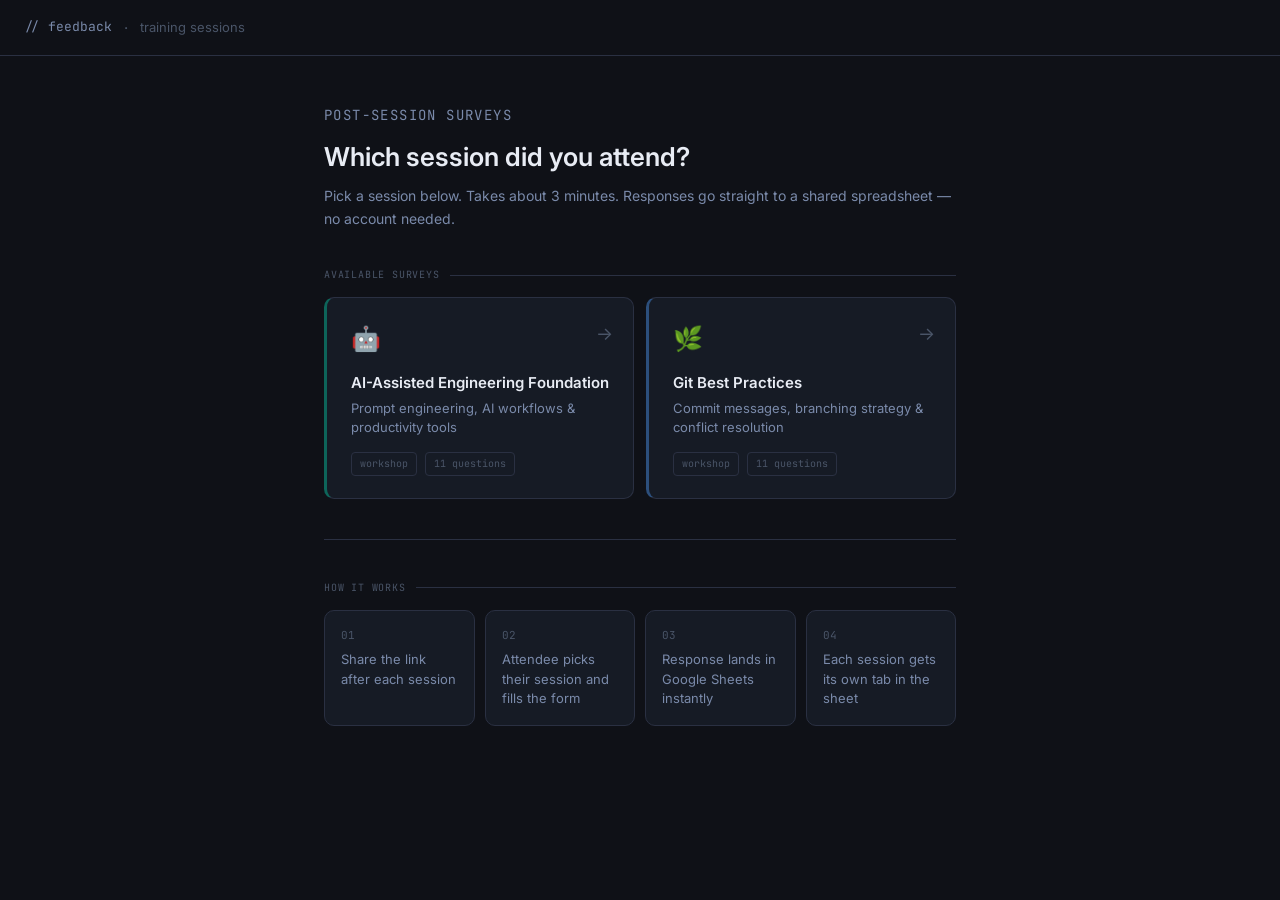
<file: index.html>
<!DOCTYPE html>
<html lang="en">
<head>
  <meta charset="UTF-8" />
  <meta name="viewport" content="width=device-width, initial-scale=1.0" />
  <title>Training Feedback</title>
  <link rel="preconnect" href="https://fonts.googleapis.com" />
  <link rel="preconnect" href="https://fonts.gstatic.com" crossorigin />
  <link href="https://fonts.googleapis.com/css2?family=Inter:wght@400;500;600&family=JetBrains+Mono:wght@400;500&display=swap" rel="stylesheet" />
  <link rel="stylesheet" href="assets/style.css" />
  <style>
    .sessions-grid { display: grid; grid-template-columns: repeat(auto-fill, minmax(280px, 1fr)); gap: 12px; margin-top: 8px; }
    .session-card {
      display: block; background: var(--bg-card); border: 1px solid var(--border);
      border-radius: var(--radius); padding: 22px 24px; text-decoration: none;
      color: var(--text); transition: border-color 0.15s; position: relative; overflow: hidden;
    }
    .session-card:hover { border-color: var(--border-hover); }
    .session-card .card-icon { font-size: 24px; margin-bottom: 12px; display: block; }
    .session-card .card-title { font-size: 15px; font-weight: 600; margin-bottom: 4px; }
    .session-card .card-sub { font-size: 13px; color: var(--text-muted); margin-bottom: 14px; line-height: 1.5; }
    .session-card .card-meta { display: flex; gap: 8px; flex-wrap: wrap; }
    .tag { font-family: var(--mono); font-size: 10px; padding: 3px 8px; border-radius: 4px; border: 1px solid var(--border); color: var(--text-dim); }
    .card-arrow { position: absolute; top: 22px; right: 20px; color: var(--text-dim); font-size: 18px; transition: transform 0.15s, color 0.15s; }
    .session-card:hover .card-arrow { transform: translateX(3px); color: var(--text-muted); }
    .card-ai { border-left: 3px solid rgba(0,212,170,0.4); }
    .card-ai:hover { border-left-color: rgba(0,212,170,0.8); }
    .card-git { border-left: 3px solid rgba(79,158,255,0.4); }
    .card-git:hover { border-left-color: rgba(79,158,255,0.8); }
    .add-card { background: transparent; border: 1px dashed var(--border); border-radius: var(--radius); padding: 22px 24px; color: var(--text-dim); font-size: 13px; line-height: 1.6; }
    .add-card strong { display: block; margin-bottom: 4px; font-size: 14px; color: var(--text-muted); }
    .divider { height: 1px; background: var(--border); margin: 40px 0; }
    .how-it-works { display: grid; grid-template-columns: repeat(auto-fill, minmax(150px, 1fr)); gap: 10px; }
    .how-step { background: var(--bg-card); border: 1px solid var(--border); border-radius: var(--radius); padding: 16px; }
    .how-step .step-num { font-family: var(--mono); font-size: 11px; color: var(--text-dim); margin-bottom: 6px; }
    .how-step .step-text { font-size: 13px; color: var(--text-muted); line-height: 1.5; }
  </style>
</head>
<body>
<header class="header">
  <div class="header-left">
    <span class="header-logo">// feedback</span>
    <span class="header-sep">·</span>
    <span class="header-title">training sessions</span>
  </div>
</header>
<main class="container">
  <div class="hero">
    <p class="hero-eyebrow" style="color:var(--text-muted)">post-session surveys</p>
    <h1>Which session did you attend?</h1>
    <p>Pick a session below. Takes about 3 minutes. Responses go straight to a shared spreadsheet — no account needed.</p>
  </div>

  <div class="section">
    <div class="section-header"><span class="section-label">Available surveys</span></div>
    <div class="sessions-grid">

      <a href="sessions/ai-engineering.html" class="session-card card-ai">
        <span class="card-arrow">→</span>
        <span class="card-icon">🤖</span>
        <div class="card-title">AI-Assisted Engineering Foundation</div>
        <div class="card-sub">Prompt engineering, AI workflows &amp; productivity tools</div>
        <div class="card-meta"><span class="tag">workshop</span><span class="tag">11 questions</span></div>
      </a>

      <a href="sessions/git-best-practices.html" class="session-card card-git">
        <span class="card-arrow">→</span>
        <span class="card-icon">🌿</span>
        <div class="card-title">Git Best Practices</div>
        <div class="card-sub">Commit messages, branching strategy &amp; conflict resolution</div>
        <div class="card-meta"><span class="tag">workshop</span><span class="tag">11 questions</span></div>
      </a>

      <!-- TO ADD A NEW SESSION:
        1. Copy sessions/ai-engineering.html → sessions/topic.html
        2. Update the session name, questions, and accent color at the top of that file
        3. Add a new card here pointing to it
      -->
      <!-- <div class="add-card">
        <strong>＋ Add a new session</strong>
        Duplicate one of the session files in /sessions, update the content, and add a card here.
      </div> -->

    </div>
  </div>

  <div class="divider"></div>

  <div class="section">
    <div class="section-header"><span class="section-label">How it works</span></div>
    <div class="how-it-works">
      <div class="how-step"><div class="step-num">01</div><div class="step-text">Share the link after each session</div></div>
      <div class="how-step"><div class="step-num">02</div><div class="step-text">Attendee picks their session and fills the form</div></div>
      <div class="how-step"><div class="step-num">03</div><div class="step-text">Response lands in Google Sheets instantly</div></div>
      <div class="how-step"><div class="step-num">04</div><div class="step-text">Each session gets its own tab in the sheet</div></div>
    </div>
  </div>
</main>
</body>
</html>
<!-- updated -->
</file>
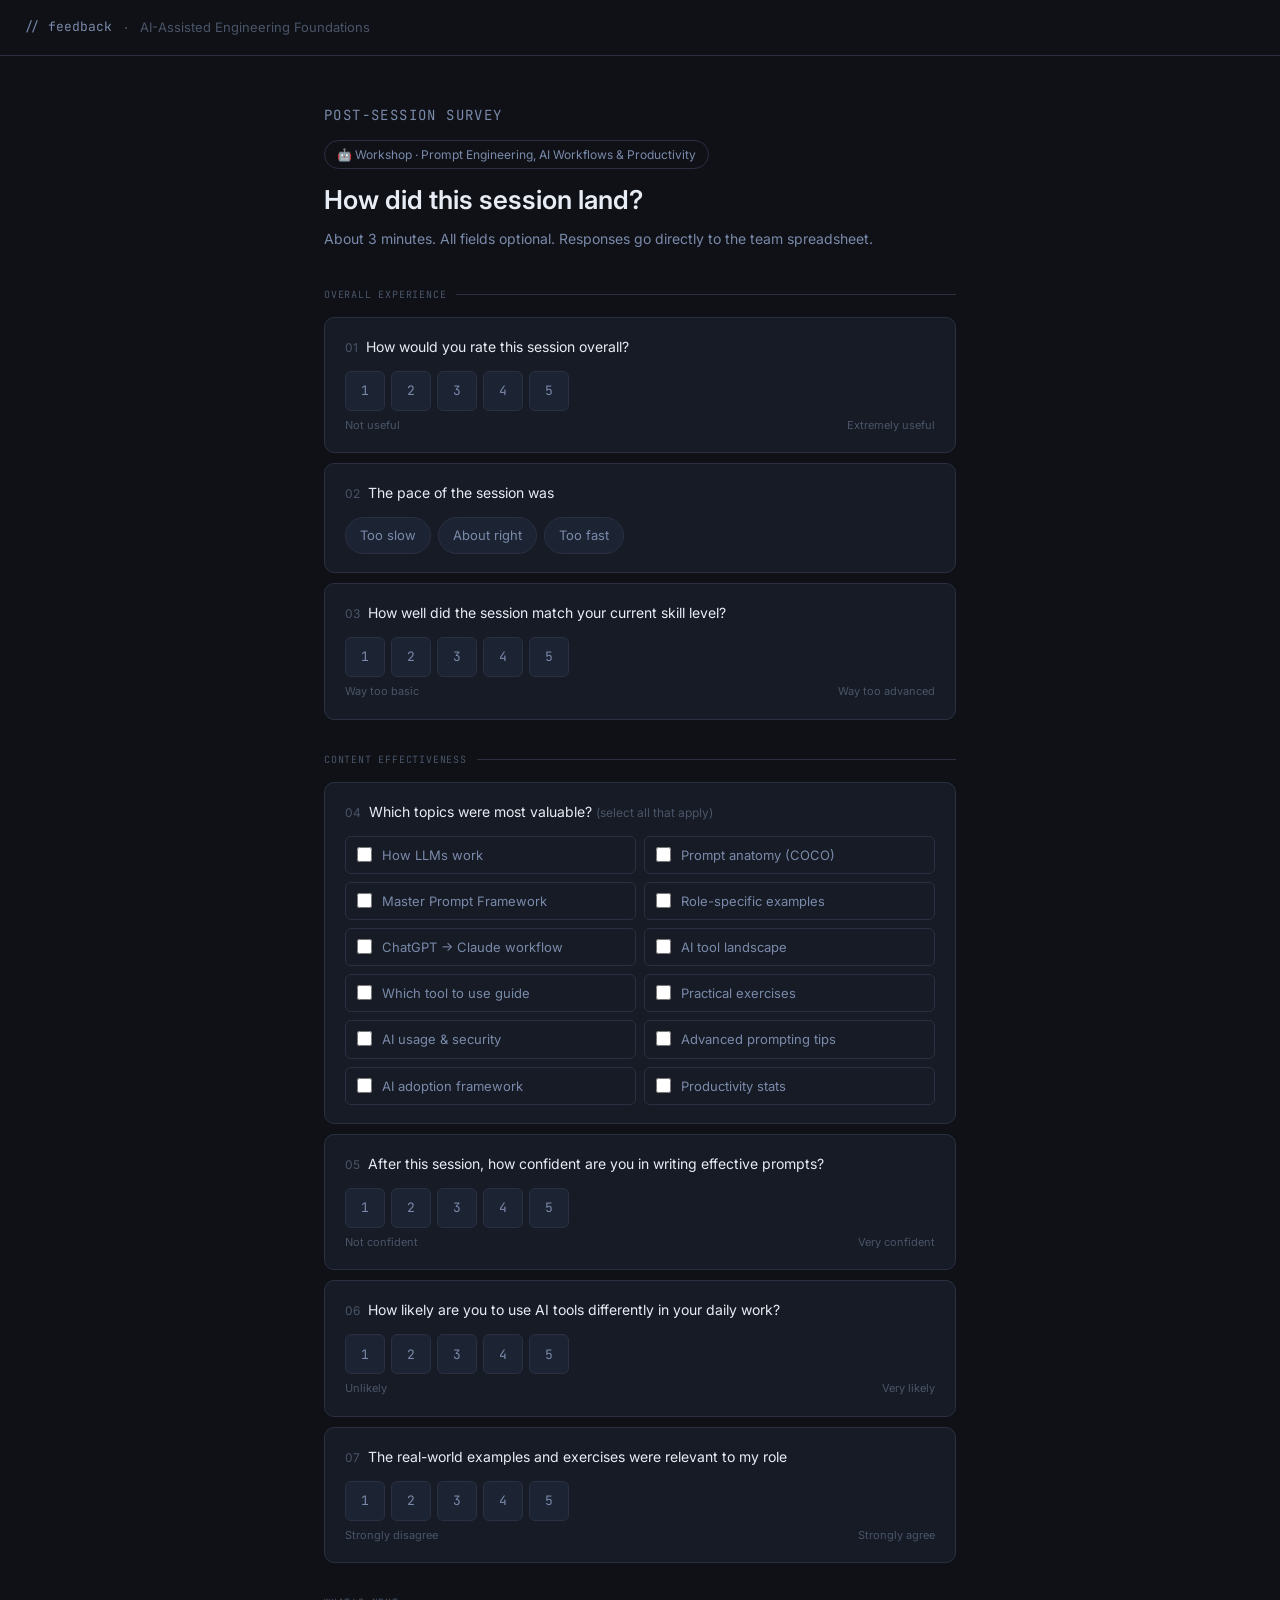
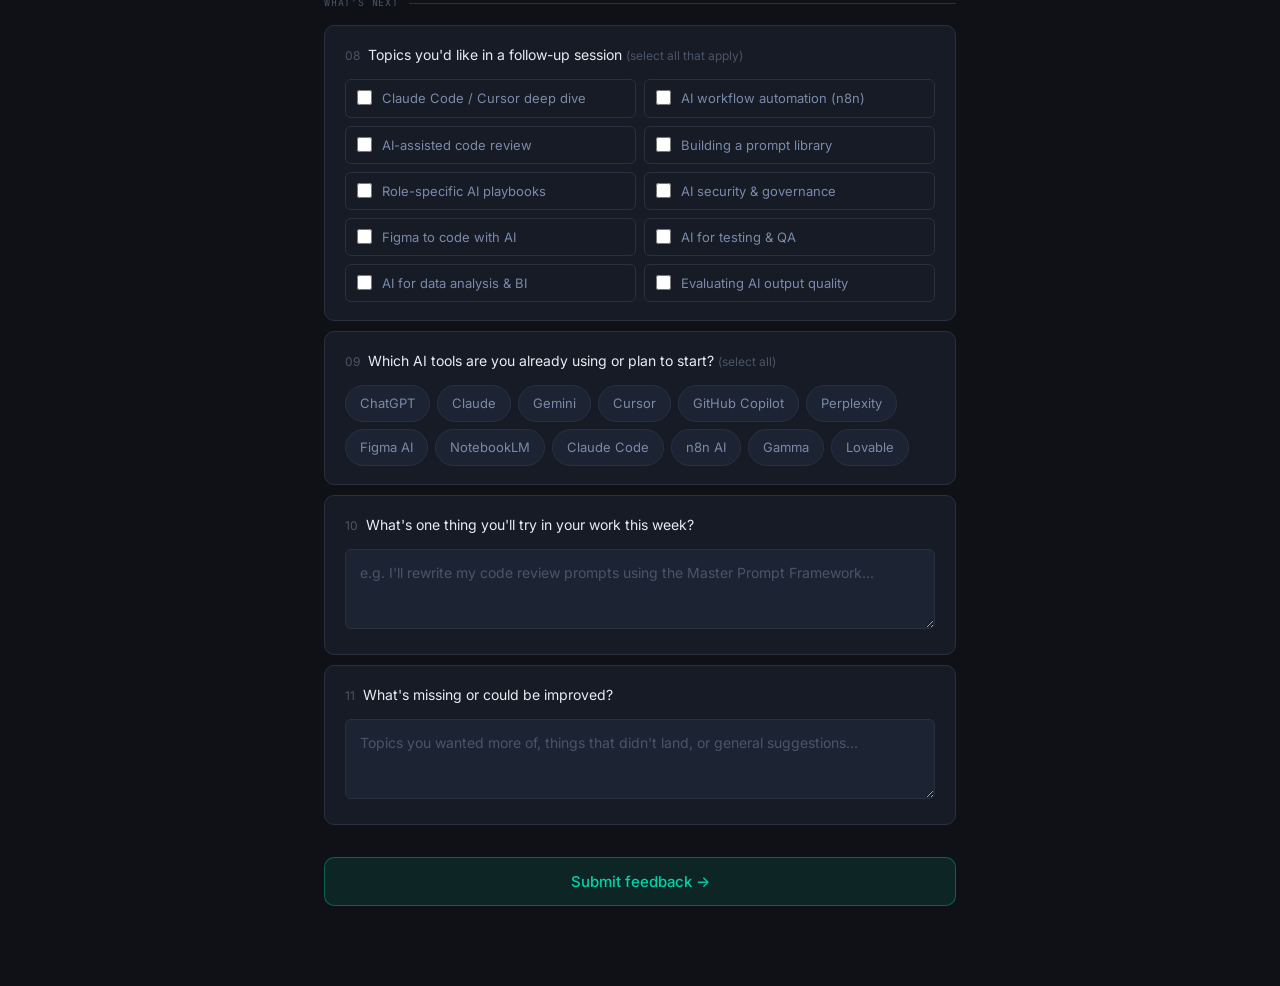
<file: sessions/ai-engineering.html>
<!DOCTYPE html>
<html lang="en">
<head>
  <meta charset="UTF-8" />
  <meta name="viewport" content="width=device-width, initial-scale=1.0" />
  <title>Feedback — AI-Assisted Engineering Foundations</title>
  <link rel="preconnect" href="https://fonts.googleapis.com" />
  <link rel="preconnect" href="https://fonts.gstatic.com" crossorigin />
  <link href="https://fonts.googleapis.com/css2?family=Inter:wght@400;500;600&family=JetBrains+Mono:wght@400;500&display=swap" rel="stylesheet" />
  <link rel="stylesheet" href="../assets/style.css" />
  <script src="../config.js"></script>
  <script src="../assets/form.js"></script>
  <style>
    /* Session accent — change these 3 values to retheme any session */
    :root {
      --accent:        #00d4aa;
      --accent-dim:    rgba(0,212,170,0.10);
      --accent-border: rgba(0,212,170,0.35);
    }
    .submit-btn { background: var(--accent-dim); border-color: var(--accent-border); color: var(--accent); }
    .submit-btn:hover { background: rgba(0,212,170,0.18); }
    .success-banner { background: var(--accent-dim); border: 1px solid var(--accent-border); }
    .success-banner h3 { color: var(--accent); }
    .success-banner p, .success-banner a { color: var(--text-muted); }
    .hero-eyebrow { color: var(--accent); }
    .cb-item:has(input:checked) { border-color: var(--accent-border); }
    input[type="checkbox"] { accent-color: var(--accent); }
  </style>
</head>
<body>
<header class="header">
  <div class="header-left">
    <span class="header-logo"><a href="../index.html">// feedback</a></span>
    <span class="header-sep">·</span>
    <span class="header-title">AI-Assisted Engineering Foundations</span>
  </div>
</header>
<main class="container">
  <div class="hero">
    <p class="hero-eyebrow">post-session survey</p>
    <div class="format-badge">🤖 Workshop · Prompt Engineering, AI Workflows &amp; Productivity</div>
    <h1>How did this session land?</h1>
    <p>About 3 minutes. All fields optional. Responses go directly to the team spreadsheet.</p>
  </div>

  <form id="main-form" novalidate >
    <input type="hidden" name="session" value="AI-Assisted Engineering Foundations" />

    <div class="section">
      <div class="section-header"><span class="section-label">Overall experience</span></div>

      <div class="q-card">
        <div class="q-label"><span class="q-num">01</span> How would you rate this session overall?</div>
        <div class="rating-wrap">
          <div class="rating-row" id="r-overall"></div>
          <div class="rating-labels"><span>Not useful</span><span>Extremely useful</span></div>
        </div>
        <input type="hidden" name="overall" id="v-overall" />
      </div>

      <div class="q-card">
        <div class="q-label"><span class="q-num">02</span> The pace of the session was</div>
        <div class="pill-row" data-hidden="v-pace">
          <div class="pill" data-val="Too slow" onclick="selectPill(this,true,'#00d4aa','rgba(0,212,170,0.10)','rgba(0,212,170,0.35)')">Too slow</div>
          <div class="pill" data-val="About right" onclick="selectPill(this,true,'#00d4aa','rgba(0,212,170,0.10)','rgba(0,212,170,0.35)')">About right</div>
          <div class="pill" data-val="Too fast" onclick="selectPill(this,true,'#00d4aa','rgba(0,212,170,0.10)','rgba(0,212,170,0.35)')">Too fast</div>
        </div>
        <input type="hidden" name="pace" id="v-pace" />
      </div>

      <div class="q-card">
        <div class="q-label"><span class="q-num">03</span> How well did the session match your current skill level?</div>
        <div class="rating-wrap">
          <div class="rating-row" id="r-level"></div>
          <div class="rating-labels"><span>Way too basic</span><span>Way too advanced</span></div>
        </div>
        <input type="hidden" name="skillLevel" id="v-level" />
      </div>
    </div>

    <div class="section">
      <div class="section-header"><span class="section-label">Content effectiveness</span></div>

      <div class="q-card">
        <div class="q-label"><span class="q-num">04</span> Which topics were most valuable? <span style="font-size:12px;color:var(--text-dim)">(select all that apply)</span></div>
        <div class="cb-grid">
          <label class="cb-item"><input type="checkbox" name="topics" value="How LLMs work"><span>How LLMs work</span></label>
          <label class="cb-item"><input type="checkbox" name="topics" value="Prompt anatomy (COCO)"><span>Prompt anatomy (COCO)</span></label>
          <label class="cb-item"><input type="checkbox" name="topics" value="Master Prompt Framework"><span>Master Prompt Framework</span></label>
          <label class="cb-item"><input type="checkbox" name="topics" value="Role-specific prompt examples"><span>Role-specific examples</span></label>
          <label class="cb-item"><input type="checkbox" name="topics" value="ChatGPT to Claude workflow"><span>ChatGPT → Claude workflow</span></label>
          <label class="cb-item"><input type="checkbox" name="topics" value="AI tool landscape comparison"><span>AI tool landscape</span></label>
          <label class="cb-item"><input type="checkbox" name="topics" value="Which tool to use guide"><span>Which tool to use guide</span></label>
          <label class="cb-item"><input type="checkbox" name="topics" value="Practical hands-on exercises"><span>Practical exercises</span></label>
          <label class="cb-item"><input type="checkbox" name="topics" value="AI usage guidelines and security"><span>AI usage &amp; security</span></label>
          <label class="cb-item"><input type="checkbox" name="topics" value="Advanced prompting tips"><span>Advanced prompting tips</span></label>
          <label class="cb-item"><input type="checkbox" name="topics" value="AI adoption framework"><span>AI adoption framework</span></label>
          <label class="cb-item"><input type="checkbox" name="topics" value="Productivity stats and impact"><span>Productivity stats</span></label>
        </div>
      </div>

      <div class="q-card">
        <div class="q-label"><span class="q-num">05</span> After this session, how confident are you in writing effective prompts?</div>
        <div class="rating-wrap">
          <div class="rating-row" id="r-confidence"></div>
          <div class="rating-labels"><span>Not confident</span><span>Very confident</span></div>
        </div>
        <input type="hidden" name="promptConfidence" id="v-confidence" />
      </div>

      <div class="q-card">
        <div class="q-label"><span class="q-num">06</span> How likely are you to use AI tools differently in your daily work?</div>
        <div class="rating-wrap">
          <div class="rating-row" id="r-change"></div>
          <div class="rating-labels"><span>Unlikely</span><span>Very likely</span></div>
        </div>
        <input type="hidden" name="likelyToChange" id="v-change" />
      </div>

      <div class="q-card">
        <div class="q-label"><span class="q-num">07</span> The real-world examples and exercises were relevant to my role</div>
        <div class="rating-wrap">
          <div class="rating-row" id="r-examples"></div>
          <div class="rating-labels"><span>Strongly disagree</span><span>Strongly agree</span></div>
        </div>
        <input type="hidden" name="examplesRelevant" id="v-examples" />
      </div>
    </div>

    <div class="section">
      <div class="section-header"><span class="section-label">What's next</span></div>

      <div class="q-card">
        <div class="q-label"><span class="q-num">08</span> Topics you'd like in a follow-up session <span style="font-size:12px;color:var(--text-dim)">(select all that apply)</span></div>
        <div class="cb-grid">
          <label class="cb-item"><input type="checkbox" name="followUp" value="Claude Code and Cursor deep dive"><span>Claude Code / Cursor deep dive</span></label>
          <label class="cb-item"><input type="checkbox" name="followUp" value="AI workflow automation n8n"><span>AI workflow automation (n8n)</span></label>
          <label class="cb-item"><input type="checkbox" name="followUp" value="AI-assisted code review"><span>AI-assisted code review</span></label>
          <label class="cb-item"><input type="checkbox" name="followUp" value="Building an internal prompt library"><span>Building a prompt library</span></label>
          <label class="cb-item"><input type="checkbox" name="followUp" value="Role-specific AI playbooks"><span>Role-specific AI playbooks</span></label>
          <label class="cb-item"><input type="checkbox" name="followUp" value="AI security and data governance"><span>AI security &amp; governance</span></label>
          <label class="cb-item"><input type="checkbox" name="followUp" value="Figma to code with AI"><span>Figma to code with AI</span></label>
          <label class="cb-item"><input type="checkbox" name="followUp" value="AI for testing and QA"><span>AI for testing &amp; QA</span></label>
          <label class="cb-item"><input type="checkbox" name="followUp" value="AI for data analysis and BI"><span>AI for data analysis &amp; BI</span></label>
          <label class="cb-item"><input type="checkbox" name="followUp" value="Evaluating and measuring AI output"><span>Evaluating AI output quality</span></label>
        </div>
      </div>

      <div class="q-card">
        <div class="q-label"><span class="q-num">09</span> Which AI tools are you already using or plan to start? <span style="font-size:12px;color:var(--text-dim)">(select all)</span></div>
        <div class="pill-row" data-hidden="v-tools">
          <div class="pill" data-val="ChatGPT" onclick="selectPill(this,false,'#00d4aa','rgba(0,212,170,0.10)','rgba(0,212,170,0.35)')">ChatGPT</div>
          <div class="pill" data-val="Claude" onclick="selectPill(this,false,'#00d4aa','rgba(0,212,170,0.10)','rgba(0,212,170,0.35)')">Claude</div>
          <div class="pill" data-val="Gemini" onclick="selectPill(this,false,'#00d4aa','rgba(0,212,170,0.10)','rgba(0,212,170,0.35)')">Gemini</div>
          <div class="pill" data-val="Cursor" onclick="selectPill(this,false,'#00d4aa','rgba(0,212,170,0.10)','rgba(0,212,170,0.35)')">Cursor</div>
          <div class="pill" data-val="GitHub Copilot" onclick="selectPill(this,false,'#00d4aa','rgba(0,212,170,0.10)','rgba(0,212,170,0.35)')">GitHub Copilot</div>
          <div class="pill" data-val="Perplexity" onclick="selectPill(this,false,'#00d4aa','rgba(0,212,170,0.10)','rgba(0,212,170,0.35)')">Perplexity</div>
          <div class="pill" data-val="Figma AI" onclick="selectPill(this,false,'#00d4aa','rgba(0,212,170,0.10)','rgba(0,212,170,0.35)')">Figma AI</div>
          <div class="pill" data-val="NotebookLM" onclick="selectPill(this,false,'#00d4aa','rgba(0,212,170,0.10)','rgba(0,212,170,0.35)')">NotebookLM</div>
          <div class="pill" data-val="Claude Code" onclick="selectPill(this,false,'#00d4aa','rgba(0,212,170,0.10)','rgba(0,212,170,0.35)')">Claude Code</div>
          <div class="pill" data-val="n8n AI" onclick="selectPill(this,false,'#00d4aa','rgba(0,212,170,0.10)','rgba(0,212,170,0.35)')">n8n AI</div>
          <div class="pill" data-val="Gamma" onclick="selectPill(this,false,'#00d4aa','rgba(0,212,170,0.10)','rgba(0,212,170,0.35)')">Gamma</div>
          <div class="pill" data-val="Lovable" onclick="selectPill(this,false,'#00d4aa','rgba(0,212,170,0.10)','rgba(0,212,170,0.35)')">Lovable</div>
        </div>
        <input type="hidden" name="toolsUsing" id="v-tools" />
      </div>

      <div class="q-card">
        <div class="q-label"><span class="q-num">10</span> What's one thing you'll try in your work this week?</div>
        <textarea name="tryThisWeek" placeholder="e.g. I'll rewrite my code review prompts using the Master Prompt Framework..."></textarea>
      </div>

      <div class="q-card">
        <div class="q-label"><span class="q-num">11</span> What's missing or could be improved?</div>
        <textarea name="improvements" placeholder="Topics you wanted more of, things that didn't land, or general suggestions..."></textarea>
      </div>
    </div>

    <div class="submit-wrap">
      <button type="button" class="submit-btn" id="submit-btn" onclick="doSubmit()">Submit feedback →</button>
      <div class="error-msg" id="err-msg"></div>
    </div>
    <div class="success-banner" id="success-banner"></div>
  </form>
</main>

<script>
  buildRatings([
    { rowId:'r-overall',    hiddenId:'v-overall',    accent:'#00d4aa', accentDim:'rgba(0,212,170,0.10)', accentBorder:'rgba(0,212,170,0.35)' },
    { rowId:'r-level',      hiddenId:'v-level',      accent:'#00d4aa', accentDim:'rgba(0,212,170,0.10)', accentBorder:'rgba(0,212,170,0.35)' },
    { rowId:'r-confidence', hiddenId:'v-confidence', accent:'#00d4aa', accentDim:'rgba(0,212,170,0.10)', accentBorder:'rgba(0,212,170,0.35)' },
    { rowId:'r-change',     hiddenId:'v-change',     accent:'#00d4aa', accentDim:'rgba(0,212,170,0.10)', accentBorder:'rgba(0,212,170,0.35)' },
    { rowId:'r-examples',   hiddenId:'v-examples',   accent:'#00d4aa', accentDim:'rgba(0,212,170,0.10)', accentBorder:'rgba(0,212,170,0.35)' },
  ]);
  function doSubmit() {
    submitFeedback(
      document.getElementById('main-form'),
      document.getElementById('submit-btn'),
      document.getElementById('err-msg'),
      document.getElementById('success-banner')
    );
  }
</script>
</body>
</html>
</file>
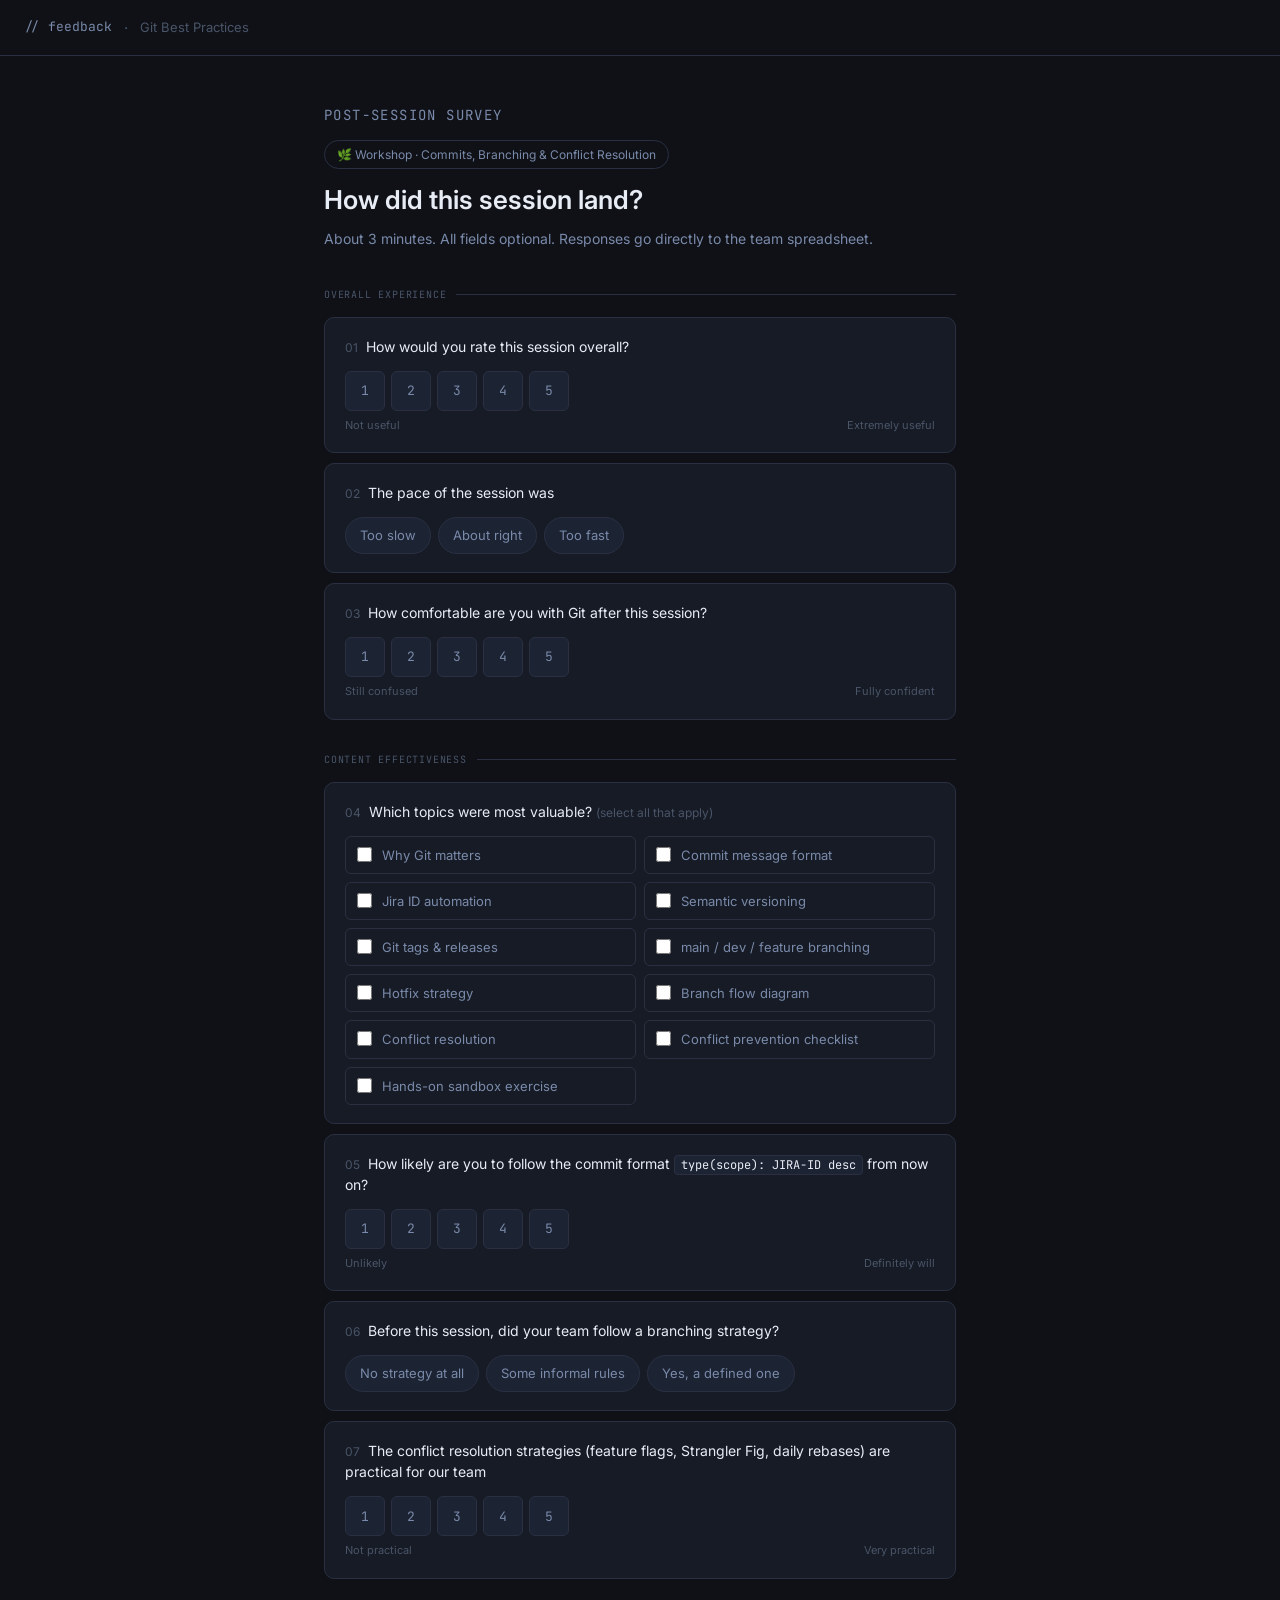
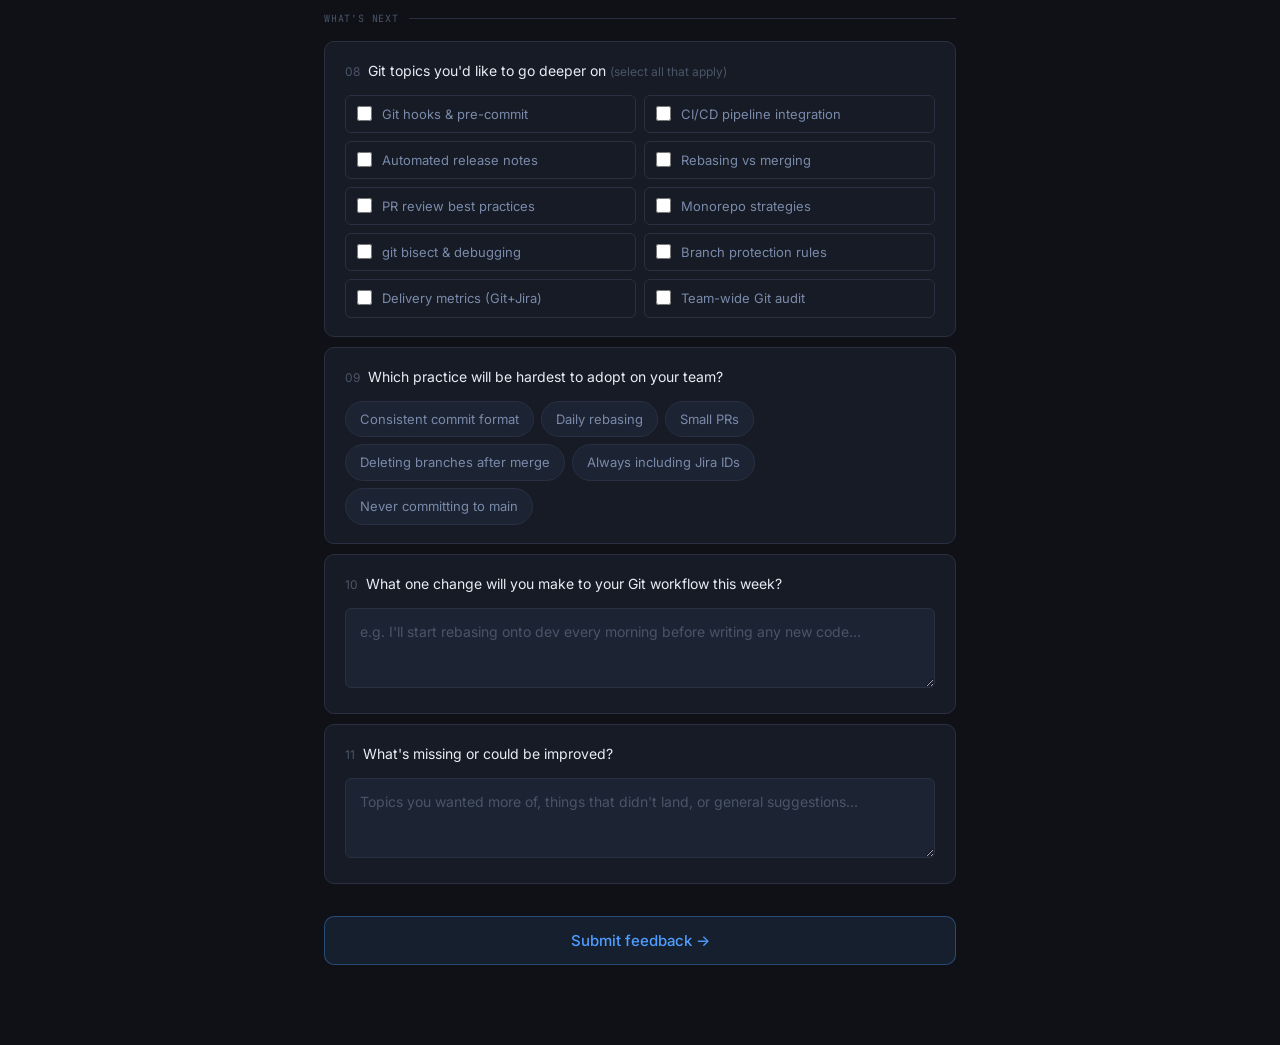
<file: sessions/git-best-practices.html>
<!DOCTYPE html>
<html lang="en">
<head>
  <meta charset="UTF-8" />
  <meta name="viewport" content="width=device-width, initial-scale=1.0" />
  <title>Feedback — Git Best Practices</title>
  <link rel="preconnect" href="https://fonts.googleapis.com" />
  <link rel="preconnect" href="https://fonts.gstatic.com" crossorigin />
  <link href="https://fonts.googleapis.com/css2?family=Inter:wght@400;500;600&family=JetBrains+Mono:wght@400;500&display=swap" rel="stylesheet" />
  <link rel="stylesheet" href="../assets/style.css" />
  <script src="../config.js"></script>
  <script src="../assets/form.js"></script>
  <style>
    :root {
      --accent:        #4f9eff;
      --accent-dim:    rgba(79,158,255,0.10);
      --accent-border: rgba(79,158,255,0.35);
    }
    .submit-btn { background: var(--accent-dim); border-color: var(--accent-border); color: var(--accent); }
    .submit-btn:hover { background: rgba(79,158,255,0.18); }
    .success-banner { background: var(--accent-dim); border: 1px solid var(--accent-border); }
    .success-banner h3 { color: var(--accent); }
    .success-banner p, .success-banner a { color: var(--text-muted); }
    .hero-eyebrow { color: var(--accent); }
    .cb-item:has(input:checked) { border-color: var(--accent-border); }
    input[type="checkbox"] { accent-color: var(--accent); }
  </style>
</head>
<body>
<header class="header">
  <div class="header-left">
    <span class="header-logo"><a href="../index.html">// feedback</a></span>
    <span class="header-sep">·</span>
    <span class="header-title">Git Best Practices</span>
  </div>
</header>
<main class="container">
  <div class="hero">
    <p class="hero-eyebrow">post-session survey</p>
    <div class="format-badge">🌿 Workshop · Commits, Branching &amp; Conflict Resolution</div>
    <h1>How did this session land?</h1>
    <p>About 3 minutes. All fields optional. Responses go directly to the team spreadsheet.</p>
  </div>

  <form id="main-form" novalidate >
    <input type="hidden" name="session" value="Git Best Practices" />

    <div class="section">
      <div class="section-header"><span class="section-label">Overall experience</span></div>

      <div class="q-card">
        <div class="q-label"><span class="q-num">01</span> How would you rate this session overall?</div>
        <div class="rating-wrap">
          <div class="rating-row" id="r-overall"></div>
          <div class="rating-labels"><span>Not useful</span><span>Extremely useful</span></div>
        </div>
        <input type="hidden" name="overall" id="v-overall" />
      </div>

      <div class="q-card">
        <div class="q-label"><span class="q-num">02</span> The pace of the session was</div>
        <div class="pill-row" data-hidden="v-pace">
          <div class="pill" data-val="Too slow" onclick="selectPill(this,true,'#4f9eff','rgba(79,158,255,0.10)','rgba(79,158,255,0.35)')">Too slow</div>
          <div class="pill" data-val="About right" onclick="selectPill(this,true,'#4f9eff','rgba(79,158,255,0.10)','rgba(79,158,255,0.35)')">About right</div>
          <div class="pill" data-val="Too fast" onclick="selectPill(this,true,'#4f9eff','rgba(79,158,255,0.10)','rgba(79,158,255,0.35)')">Too fast</div>
        </div>
        <input type="hidden" name="pace" id="v-pace" />
      </div>

      <div class="q-card">
        <div class="q-label"><span class="q-num">03</span> How comfortable are you with Git after this session?</div>
        <div class="rating-wrap">
          <div class="rating-row" id="r-comfort"></div>
          <div class="rating-labels"><span>Still confused</span><span>Fully confident</span></div>
        </div>
        <input type="hidden" name="comfortLevel" id="v-comfort" />
      </div>
    </div>

    <div class="section">
      <div class="section-header"><span class="section-label">Content effectiveness</span></div>

      <div class="q-card">
        <div class="q-label"><span class="q-num">04</span> Which topics were most valuable? <span style="font-size:12px;color:var(--text-dim)">(select all that apply)</span></div>
        <div class="cb-grid">
          <label class="cb-item"><input type="checkbox" name="topics" value="Why Git matters"><span>Why Git matters</span></label>
          <label class="cb-item"><input type="checkbox" name="topics" value="Commit message format"><span>Commit message format</span></label>
          <label class="cb-item"><input type="checkbox" name="topics" value="Jira ID automation payoff"><span>Jira ID automation</span></label>
          <label class="cb-item"><input type="checkbox" name="topics" value="Semantic versioning"><span>Semantic versioning</span></label>
          <label class="cb-item"><input type="checkbox" name="topics" value="Git tags and releases"><span>Git tags &amp; releases</span></label>
          <label class="cb-item"><input type="checkbox" name="topics" value="main dev feature branching"><span>main / dev / feature branching</span></label>
          <label class="cb-item"><input type="checkbox" name="topics" value="Hotfix strategy"><span>Hotfix strategy</span></label>
          <label class="cb-item"><input type="checkbox" name="topics" value="Branch flow diagram"><span>Branch flow diagram</span></label>
          <label class="cb-item"><input type="checkbox" name="topics" value="Conflict resolution strategies"><span>Conflict resolution</span></label>
          <label class="cb-item"><input type="checkbox" name="topics" value="Conflict prevention checklist"><span>Conflict prevention checklist</span></label>
          <label class="cb-item"><input type="checkbox" name="topics" value="Hands-on sandbox exercise"><span>Hands-on sandbox exercise</span></label>
        </div>
      </div>

      <div class="q-card">
        <div class="q-label"><span class="q-num">05</span> How likely are you to follow the commit format <code>type(scope): JIRA-ID desc</code> from now on?</div>
        <div class="rating-wrap">
          <div class="rating-row" id="r-commit"></div>
          <div class="rating-labels"><span>Unlikely</span><span>Definitely will</span></div>
        </div>
        <input type="hidden" name="commitAdoption" id="v-commit" />
      </div>

      <div class="q-card">
        <div class="q-label"><span class="q-num">06</span> Before this session, did your team follow a branching strategy?</div>
        <div class="pill-row" data-hidden="v-branch">
          <div class="pill" data-val="No strategy at all" onclick="selectPill(this,true,'#4f9eff','rgba(79,158,255,0.10)','rgba(79,158,255,0.35)')">No strategy at all</div>
          <div class="pill" data-val="Some informal rules" onclick="selectPill(this,true,'#4f9eff','rgba(79,158,255,0.10)','rgba(79,158,255,0.35)')">Some informal rules</div>
          <div class="pill" data-val="Yes, a defined strategy" onclick="selectPill(this,true,'#4f9eff','rgba(79,158,255,0.10)','rgba(79,158,255,0.35)')">Yes, a defined one</div>
        </div>
        <input type="hidden" name="branchingBefore" id="v-branch" />
      </div>

      <div class="q-card">
        <div class="q-label"><span class="q-num">07</span> The conflict resolution strategies (feature flags, Strangler Fig, daily rebases) are practical for our team</div>
        <div class="rating-wrap">
          <div class="rating-row" id="r-conflict"></div>
          <div class="rating-labels"><span>Not practical</span><span>Very practical</span></div>
        </div>
        <input type="hidden" name="conflictPractical" id="v-conflict" />
      </div>
    </div>

    <div class="section">
      <div class="section-header"><span class="section-label">What's next</span></div>

      <div class="q-card">
        <div class="q-label"><span class="q-num">08</span> Git topics you'd like to go deeper on <span style="font-size:12px;color:var(--text-dim)">(select all that apply)</span></div>
        <div class="cb-grid">
          <label class="cb-item"><input type="checkbox" name="followUp" value="Git hooks and pre-commit checks"><span>Git hooks &amp; pre-commit</span></label>
          <label class="cb-item"><input type="checkbox" name="followUp" value="CI/CD pipeline integration"><span>CI/CD pipeline integration</span></label>
          <label class="cb-item"><input type="checkbox" name="followUp" value="Automated release notes"><span>Automated release notes</span></label>
          <label class="cb-item"><input type="checkbox" name="followUp" value="Rebasing vs merging in depth"><span>Rebasing vs merging</span></label>
          <label class="cb-item"><input type="checkbox" name="followUp" value="PR review best practices"><span>PR review best practices</span></label>
          <label class="cb-item"><input type="checkbox" name="followUp" value="Monorepo strategies"><span>Monorepo strategies</span></label>
          <label class="cb-item"><input type="checkbox" name="followUp" value="git bisect and debugging"><span>git bisect &amp; debugging</span></label>
          <label class="cb-item"><input type="checkbox" name="followUp" value="Branch protection rules"><span>Branch protection rules</span></label>
          <label class="cb-item"><input type="checkbox" name="followUp" value="Delivery metrics from Git and Jira"><span>Delivery metrics (Git+Jira)</span></label>
          <label class="cb-item"><input type="checkbox" name="followUp" value="Team-wide Git audit and cleanup"><span>Team-wide Git audit</span></label>
        </div>
      </div>

      <div class="q-card">
        <div class="q-label"><span class="q-num">09</span> Which practice will be hardest to adopt on your team?</div>
        <div class="pill-row" data-hidden="v-hardest">
          <div class="pill" data-val="Consistent commit format" onclick="selectPill(this,true,'#4f9eff','rgba(79,158,255,0.10)','rgba(79,158,255,0.35)')">Consistent commit format</div>
          <div class="pill" data-val="Daily rebasing" onclick="selectPill(this,true,'#4f9eff','rgba(79,158,255,0.10)','rgba(79,158,255,0.35)')">Daily rebasing</div>
          <div class="pill" data-val="Small PRs under 400 lines" onclick="selectPill(this,true,'#4f9eff','rgba(79,158,255,0.10)','rgba(79,158,255,0.35)')">Small PRs</div>
          <div class="pill" data-val="Deleting branches after merge" onclick="selectPill(this,true,'#4f9eff','rgba(79,158,255,0.10)','rgba(79,158,255,0.35)')">Deleting branches after merge</div>
          <div class="pill" data-val="Always including Jira IDs" onclick="selectPill(this,true,'#4f9eff','rgba(79,158,255,0.10)','rgba(79,158,255,0.35)')">Always including Jira IDs</div>
          <div class="pill" data-val="Never committing to main" onclick="selectPill(this,true,'#4f9eff','rgba(79,158,255,0.10)','rgba(79,158,255,0.35)')">Never committing to main</div>
        </div>
        <input type="hidden" name="hardestPractice" id="v-hardest" />
      </div>

      <div class="q-card">
        <div class="q-label"><span class="q-num">10</span> What one change will you make to your Git workflow this week?</div>
        <textarea name="tryThisWeek" placeholder="e.g. I'll start rebasing onto dev every morning before writing any new code..."></textarea>
      </div>

      <div class="q-card">
        <div class="q-label"><span class="q-num">11</span> What's missing or could be improved?</div>
        <textarea name="improvements" placeholder="Topics you wanted more of, things that didn't land, or general suggestions..."></textarea>
      </div>
    </div>

    <div class="submit-wrap">
      <button type="button" class="submit-btn" id="submit-btn" onclick="doSubmit()">Submit feedback →</button>
      <div class="error-msg" id="err-msg"></div>
    </div>
    <div class="success-banner" id="success-banner"></div>
  </form>
</main>

<script>
  buildRatings([
    { rowId:'r-overall',  hiddenId:'v-overall',  accent:'#4f9eff', accentDim:'rgba(79,158,255,0.10)', accentBorder:'rgba(79,158,255,0.35)' },
    { rowId:'r-comfort',  hiddenId:'v-comfort',  accent:'#4f9eff', accentDim:'rgba(79,158,255,0.10)', accentBorder:'rgba(79,158,255,0.35)' },
    { rowId:'r-commit',   hiddenId:'v-commit',   accent:'#4f9eff', accentDim:'rgba(79,158,255,0.10)', accentBorder:'rgba(79,158,255,0.35)' },
    { rowId:'r-conflict', hiddenId:'v-conflict', accent:'#4f9eff', accentDim:'rgba(79,158,255,0.10)', accentBorder:'rgba(79,158,255,0.35)' },
  ]);
  function doSubmit() {
    submitFeedback(
      document.getElementById('main-form'),
      document.getElementById('submit-btn'),
      document.getElementById('err-msg'),
      document.getElementById('success-banner')
    );
  }
</script>
</body>
</html>
</file>
<file: assets/style.css>
*, *::before, *::after { box-sizing: border-box; margin: 0; padding: 0; }

:root {
  --bg: #0f1117;
  --bg-card: #161b25;
  --bg-input: #1c2333;
  --border: #2a3042;
  --border-hover: #3d4d6a;
  --text: #e8ecf4;
  --text-muted: #7a8aaa;
  --text-dim: #4a5568;
  --font: 'Inter', system-ui, sans-serif;
  --mono: 'JetBrains Mono', monospace;
  --radius: 10px;
  --radius-sm: 6px;
}

html { scroll-behavior: smooth; }
body {
  background: var(--bg);
  color: var(--text);
  font-family: var(--font);
  font-size: 15px;
  line-height: 1.6;
  min-height: 100vh;
}

.header {
  border-bottom: 1px solid var(--border);
  padding: 0 24px;
  display: flex;
  align-items: center;
  justify-content: space-between;
  height: 56px;
}
.header-left { display: flex; align-items: center; gap: 12px; }
.header-logo { font-family: var(--mono); font-size: 13px; color: var(--text-muted); }
.header-logo a { color: inherit; text-decoration: none; }
.header-logo a:hover { color: var(--text); }
.header-sep { color: var(--text-dim); }
.header-title { font-size: 13px; color: var(--text-dim); }

.container { max-width: 680px; margin: 0 auto; padding: 48px 24px 80px; }

.hero { margin-bottom: 36px; }
.hero-eyebrow {
  font-family: var(--mono);
  font-size: 11px;
  letter-spacing: 0.1em;
  text-transform: uppercase;
  margin-bottom: 12px;
}
.hero h1 { font-size: 26px; font-weight: 600; line-height: 1.3; margin-bottom: 10px; }
.hero p { font-size: 14px; color: var(--text-muted); line-height: 1.7; }

.format-badge {
  display: inline-flex;
  align-items: center;
  gap: 6px;
  padding: 4px 12px;
  border-radius: 99px;
  border: 1px solid var(--border);
  font-size: 12px;
  color: var(--text-muted);
  margin-bottom: 14px;
}

.section { margin-bottom: 32px; }
.section-header { display: flex; align-items: center; gap: 10px; margin-bottom: 14px; }
.section-header::after { content: ''; flex: 1; height: 1px; background: var(--border); }
.section-label {
  font-family: var(--mono);
  font-size: 10px;
  letter-spacing: 0.08em;
  text-transform: uppercase;
  color: var(--text-dim);
  white-space: nowrap;
}

.q-card {
  background: var(--bg-card);
  border: 1px solid var(--border);
  border-radius: var(--radius);
  padding: 18px 20px;
  margin-bottom: 10px;
  transition: border-color 0.15s;
}
.q-card:focus-within { border-color: var(--border-hover); }
.q-label { font-size: 14px; color: var(--text); margin-bottom: 14px; line-height: 1.5; }
.q-num { color: var(--text-dim); font-size: 12px; margin-right: 4px; }

.rating-wrap { display: flex; flex-direction: column; gap: 6px; }
.rating-row { display: flex; gap: 6px; }
.rating-btn {
  width: 40px; height: 40px;
  border-radius: var(--radius-sm);
  border: 1px solid var(--border);
  background: var(--bg-input);
  color: var(--text-muted);
  font-size: 13px;
  font-family: var(--mono);
  cursor: pointer;
  transition: all 0.12s;
  display: flex; align-items: center; justify-content: center;
}
.rating-btn:hover { border-color: var(--border-hover); color: var(--text); }
.rating-btn.sel { font-weight: 600; }
.rating-labels { display: flex; justify-content: space-between; }
.rating-labels span { font-size: 11px; color: var(--text-dim); }

.pill-row { display: flex; flex-wrap: wrap; gap: 7px; }
.pill {
  padding: 7px 14px;
  border-radius: 99px;
  border: 1px solid var(--border);
  background: var(--bg-input);
  color: var(--text-muted);
  font-size: 13px;
  cursor: pointer;
  transition: all 0.12s;
  user-select: none;
}
.pill:hover { border-color: var(--border-hover); color: var(--text); }
.pill.sel { font-weight: 500; }

.cb-grid {
  display: grid;
  grid-template-columns: repeat(auto-fill, minmax(200px, 1fr));
  gap: 8px;
}
.cb-item {
  display: flex; align-items: flex-start; gap: 10px;
  padding: 9px 11px;
  border: 1px solid var(--border);
  border-radius: var(--radius-sm);
  cursor: pointer;
  transition: border-color 0.12s;
}
.cb-item:hover { border-color: var(--border-hover); }
.cb-item input[type="checkbox"] { width: 15px; height: 15px; flex-shrink: 0; margin-top: 1px; cursor: pointer; }
.cb-item span { font-size: 13px; color: var(--text-muted); line-height: 1.4; }
.cb-item:has(input:checked) span { color: var(--text); }

textarea {
  width: 100%;
  background: var(--bg-input);
  border: 1px solid var(--border);
  border-radius: var(--radius-sm);
  padding: 12px 14px;
  color: var(--text);
  font-family: var(--font);
  font-size: 14px;
  line-height: 1.6;
  resize: vertical;
  min-height: 80px;
  transition: border-color 0.15s;
}
textarea:focus { outline: none; border-color: var(--border-hover); }
textarea::placeholder { color: var(--text-dim); }

code {
  font-family: var(--mono);
  font-size: 12px;
  background: var(--bg-input);
  border: 1px solid var(--border);
  padding: 1px 6px;
  border-radius: 4px;
}

.submit-wrap { margin-top: 28px; }
.submit-btn {
  width: 100%;
  padding: 14px 24px;
  border-radius: var(--radius);
  border: 1px solid;
  font-family: var(--font);
  font-size: 15px;
  font-weight: 500;
  cursor: pointer;
  transition: all 0.15s;
  display: flex; align-items: center; justify-content: center; gap: 10px;
}
.submit-btn:active { transform: scale(0.99); }
.submit-btn.loading { opacity: 0.6; cursor: not-allowed; }

.success-banner {
  display: none;
  border-radius: var(--radius);
  padding: 24px;
  text-align: center;
  margin-top: 24px;
}
.success-banner.show { display: block; }
.success-banner h3 { font-size: 16px; margin-bottom: 6px; }
.success-banner p { font-size: 13px; }
.success-banner a { font-size: 13px; text-decoration: underline; opacity: 0.8; }

.error-msg {
  display: none;
  background: rgba(255,80,80,0.08);
  border: 1px solid rgba(255,80,80,0.25);
  border-radius: var(--radius-sm);
  padding: 12px 16px;
  color: #ff8080;
  font-size: 13px;
  margin-top: 12px;
}
.error-msg.show { display: block; }

@media (max-width: 480px) {
  .container { padding: 32px 16px 60px; }
  .cb-grid { grid-template-columns: 1fr; }
}
@media (prefers-reduced-motion: reduce) { * { transition: none !important; } }

/* responsive utilities */
/* v2 */
</file>
